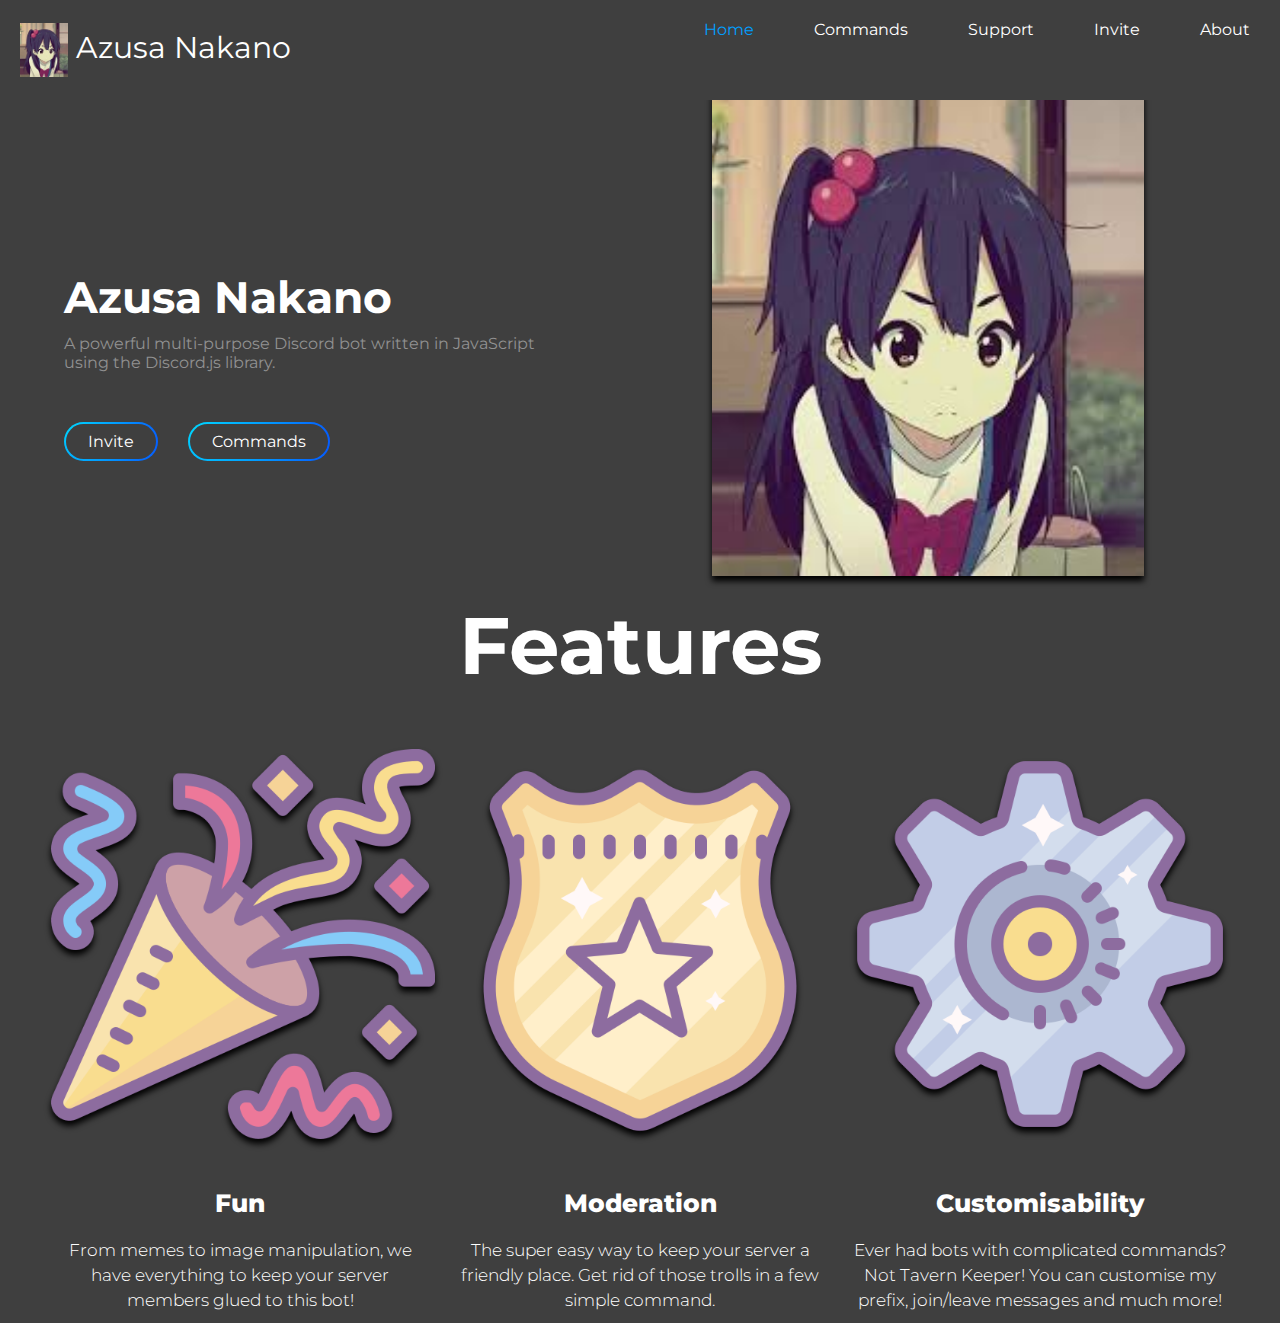
<file: index.html>
<!doctype html>
<html lang="en-US">

<head>
  <title>Azusa Nakano</title>
  <link rel="icon" href="../assets/logo.png">
  <meta name="viewport" content="width=device-width, initial-scale=1.0">
  <link rel="stylesheet" href="../css/index.css" />
  <link href="https://fonts.googleapis.com/css2?family=Montserrat:wght@300;500;600;700&display=swap" rel="stylesheet">
</head>

<body>
  <header class="header">
    <a href="../index.html" class="logo"><img src="../assets/logo.png"/> Azusa Nakano</a>
    <input class="menu-btn" type="checkbox" id="menu-btn" />
    <label class="menu-icon" for="menu-btn"><span class="navicon"></span></label>
    <ul class="menu">
      <li><a class="active" href="index.html">Home</a></li>
      <li><a href="./html/commands.html">Commands</a></li>
      <li><a href="https://discord.gg/dDhfKVpc5E">Support</a></li>
      <li><a href="https://discord.com/oauth2/authorize?client_id=778786281722740756&scope=bot&permissions=8">Invite</a></li>
      <li><a href="./html/about.html">About</a></li>
    </ul>
  </header>
  <main>
    <section class="presentation">
      <div class="introduction">
        <div class="intro-text">
          <h1>Azusa Nakano</h1>
          <p>
            A powerful multi-purpose Discord bot written in JavaScript<br>using the Discord.js library.
          </p>
        </div>
        <div class="cta">
          <a class="cta-invite" href="https://discord.com/oauth2/authorize?client_id=778786281722740756&scope=bot&permissions=8"><span>Invite</span></a>
          <a class="cta-commands" href="./html/commands.html"><span>Commands</span></a>
        </div>
      </div>
      <div class="cover">
        <img src="../assets/logo.png" alt="logo" />
      </div>
    </section>
    <br>
    <br>
    <br>
    <section class="pictures">
      <div class="title">
        <h1>Features</h1>
      </div>
      <div class="gallery">
        <img src="../assets/fun.png">
        <div class="des-title">Fun</div>
        <div class="des">From memes to image manipulation, we have everything to keep your server members glued to this bot!</div>
      </div>
      <div class="gallery">
        <img src="../assets/moderation.png">
        <div class="des-title">Moderation</div>
        <div class="des">The super easy way to keep your server a friendly place. Get rid of those trolls in a few simple command.</div>
      </div>
      <div class="gallery">
        <img src="../assets/customisability.png">
        <div class="des-title">Customisability</div>
        <div class="des">Ever had bots with complicated commands? Not Tavern Keeper! You can customise my prefix, join/leave messages and much more!</div>
      </div>
    </section>
  </main>
</body>
</html>
</file>
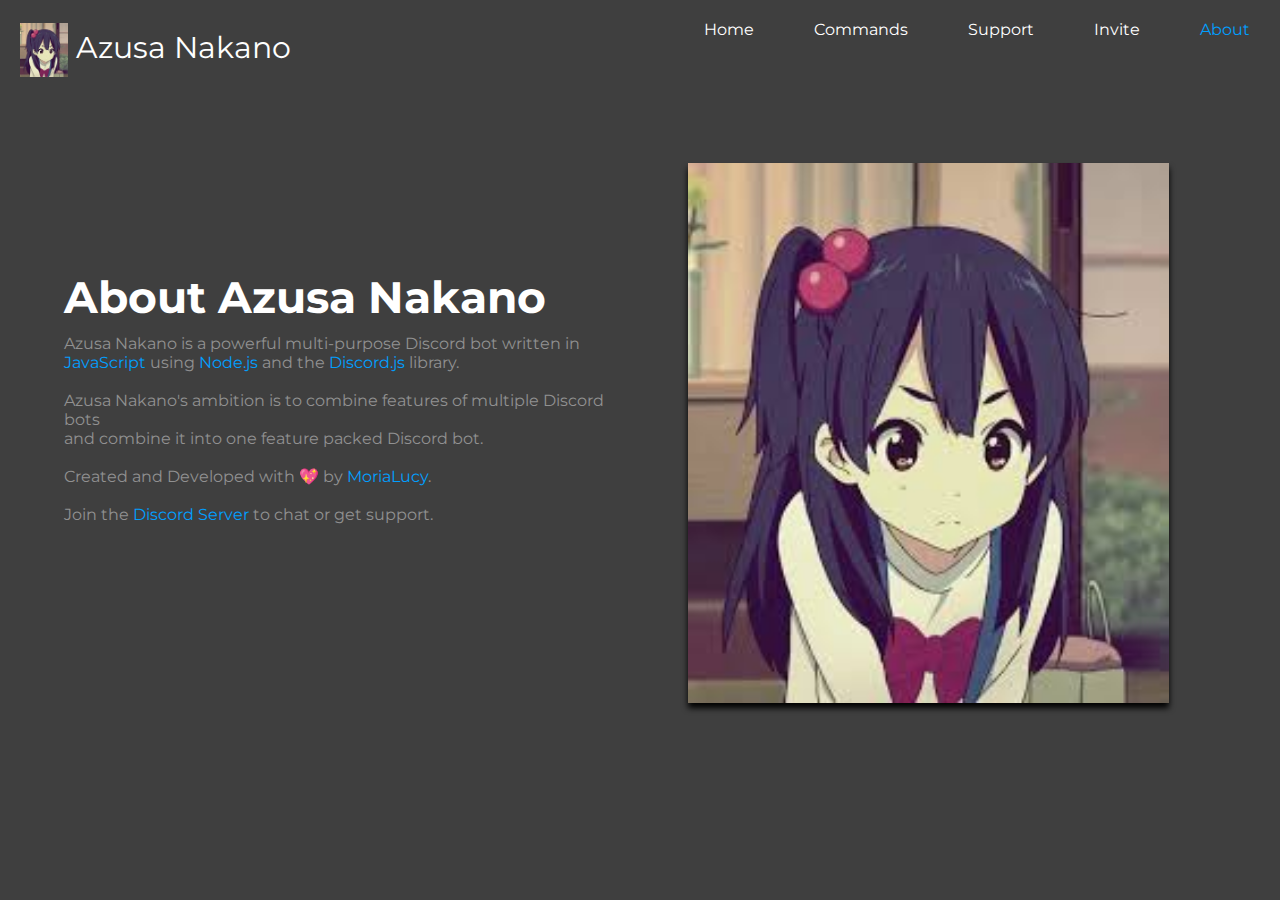
<file: html/about.html>
<!doctype html>
<html lang="en-US">

<head>
  <title>Azusa Nakano</title>
  <link rel="icon" href="../assets/logo.png">
  <meta charset="UTF-8">
  <meta name="viewport" content="width=device-width, initial-scale=1.0">
  <link rel="stylesheet" href="../css/about.css" />
  <link href="https://fonts.googleapis.com/css2?family=Montserrat:wght@300;500;600;700&display=swap" rel="stylesheet">
</head>

<body>
  <header class="header">
    <a href="../index.html" class="logo"><img src="../assets/logo.png"/> Azusa Nakano</a>
    <input class="menu-btn" type="checkbox" id="menu-btn" />
    <label class="menu-icon" for="menu-btn"><span class="navicon"></span></label>
    <ul class="menu">
      <li><a href="../index.html">Home</a></li>
      <li><a href="commands.html">Commands</a></li>
      <li><a href="https://discord.gg/dDhfKVpc5E">Support</a></li>
      <li><a href="invite.html">Invite</a></li>
      <li><a class="active" href="about.html">About</a></li>
    </ul>
  </header>
  <main>
    <section class="presentation">
      <div class="introduction">
        <div class="intro-text">
          <h1>About Azusa Nakano</h1>
          <p>
            Azusa Nakano is a powerful multi-purpose Discord bot written in<br><a href="https://www.javascript.com/">JavaScript</a> using <a href="https://nodejs.org/en/">Node.js</a> and the <a href="https://discord.js.org/#/">Discord.js</a> library.
            <br><br>Azusa Nakano's ambition is to combine features of multiple Discord bots<br>and combine it into one feature packed Discord bot.
            <br><br>Created and Developed with 💖 by <a href="https://github.com/LucyCoderr">MoriaLucy</a>.
            <br><br>Join the <a href="https://discord.gg/dDhfKVpc5E">Discord Server</a> to chat or get support.
          </p>
        </div>
      </div>
      <div class="cover">
        <img src="../assets/logo.png" alt="logo" />
      </div>
    </section>
  </main>
</body>
</html>
</file>
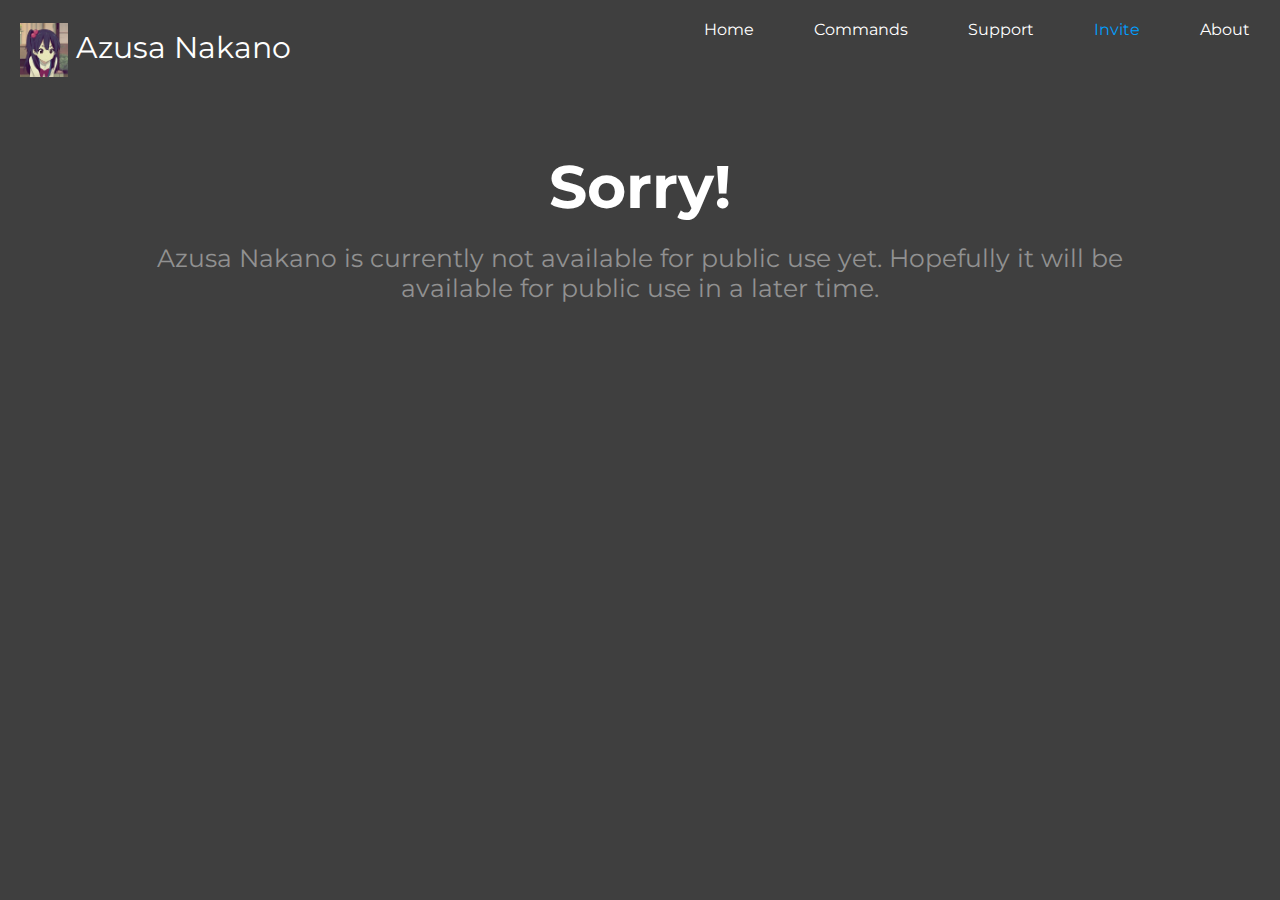
<file: html/invite.html>
<!doctype html>
<html lang="en-US">

<head>
  <title>Azusa Nakano</title>
  <link rel="icon" href="../assets/logo.png">
  <meta name="viewport" content="width=device-width, initial-scale=1.0">
  <link rel="stylesheet" href="../css/invite.css" />
  <link href="https://fonts.googleapis.com/css2?family=Montserrat:wght@300;500;600;700&display=swap" rel="stylesheet">
</head>
<body>
  <header class="header">
    <a href="../index.html" class="logo"><img src="../assets/logo.png"/> Azusa Nakano</a>
    <input class="menu-btn" type="checkbox" id="menu-btn" />
    <label class="menu-icon" for="menu-btn"><span class="navicon"></span></label>
    <ul class="menu">
      <li><a href="../index.html">Home</a></li>
      <li><a href="commands.html">Commands</a></li>
      <li><a href="https://discord.gg/dDhfKVpc5E">Support</a></li>
      <li><a class="active" href="invite.html">Invite</a></li>
      <li><a href="about.html">About</a></li>
    </ul>
  </header>
  <main>
    <section class="presentation">
      <div class="introduction">
        <div class="intro-text">
          <h1>Sorry!</h1>
          <p>
            Azusa Nakano is currently not available for public use yet. Hopefully it will be<br>available for public use in a later time.
          </p>
        </div>
      </div>
    </section>
  </main>
</body>
</html>
</file>
<file: css/index.css>
* {
    margin: 0px;
    padding: 0px;
    box-sizing: border-box;
}
body {
    margin: 0;
    font-family: Montserrat, sans-serif;
    background-color: #3f3f3f;
}
a {
    color: #ffffff;
}
.header {
    background-color: #3f3f3f;
    position: fixed;
    width: 100%;
    z-index: 3;
}
.header ul {
    padding: 0;
    list-style: none;
    overflow: hidden;
    background-color: #3f3f3f;
}
.header li a {
    display: block;
    padding: 20px 20px;
    text-decoration: none;
    font-size: 16px;
}
.header li a:hover, .header .menu-btn:hover {
    color: #019fff;
}
.header .logo {
    float: left;
    font-size: 30px;
    font-weight: 400;
    padding: 23px 20px;
    text-decoration: none;
}
.header img {
    vertical-align: middle;
    height: 6vh;
}
.header .menu {
    clear: both;
    max-height: 0;
    transition: max-height .2s ease-out;
}
.header .menu-icon {
    cursor: pointer;
    display: inline-block;
    float: right;
    padding: 48px 20px;
    position: relative;
    user-select: none;
}
.header .menu-icon .navicon {
    background: #333;
    display: block;
    height: 2px;
    position: relative;
    transition: background .2s ease-out;
    width: 18px;
}
.header .menu-icon .navicon:before, .header .menu-icon .navicon:after {
    background: #333;
    content: '';
    display: block;
    height: 100%;
    position: absolute;
    transition: all .2s ease-out;
    width: 100%;
}
.header .menu-icon .navicon:before {
    top: 5px;
}
.header .menu-icon .navicon:after {
    top: -5px;
}
/* menu btn */
.header .menu-btn {
    display: none;
}
.header .menu-btn:checked ~ .menu {
    max-height: 300px;
}
.header .menu-btn:checked ~ .menu-icon .navicon {
    background: transparent;
}
.header .menu-btn:checked ~ .menu-icon .navicon:before {
    transform: rotate(-45deg);
}
.header .menu-btn:checked ~ .menu-icon .navicon:after {
    transform: rotate(45deg);
}
.header .menu-btn:checked ~ .menu-icon:not(.steps) .navicon:before, .header .menu-btn:checked ~ .menu-icon:not(.steps) .navicon:after {
    top: 0;
}
.active {
    color: #019fff;
}
.presentation {
    display: flex;
    width: 90%;
    margin: auto;
}
.introduction {
    margin-top: 30vh;
    flex: 1;
}
.intro-text h1 {
    font-size: 44px;
    color: #ffffff;
}
.intro-text p {
    color: #919191;
    margin: 10px 0 0 0;
}
.cta {
    display: inline-flex;
    transition: 0.5s;
    padding: 50px 0 0 0;
}
.cta-invite {
    top: 40px;
    right: 80px;
    text-decoration: none;
    color: #fff;
    border: 2px solid transparent;
    border-radius: 20px;
    background-image: linear-gradient(#3f3f3f,#3f3f3f),radial-gradient(circle at top left, #00d9ff,#019fff,#0559ff);
    background-origin: border-box;
    background-clip: content-box,border-box;
}
.cta-invite span {
    display: block;
    padding: 8px 22px;
}
.cta-invite span:hover {
    border-radius: 20px;
    background-color: #42455a;
}
.cta-commands {
    top: 40px;
    right: 80px;
    text-decoration: none;
    color: #fff;
    border: 2px solid transparent;
    border-radius: 20px;
    background-image: linear-gradient(#3f3f3f,#3f3f3f),radial-gradient(circle at top left, #00d9ff,#019fff,#0559ff);
    background-origin: border-box;
    background-clip: content-box,border-box;
    margin: 0 0 0 30px;
}
.cta-commands span {
    display: block;
    padding: 8px 22px;
}
.cta-commands span:hover {
    border-radius: 20px;
    background-color: #42455a;
}
.cover {
    flex: 1;
    display: flex;
    justify-content: center;
    height: 60vh;
}
.cover img {
    margin-top: 90px;
    height: 90%;
    filter: drop-shadow(0 5px 3px #000000);
}
.pictures {
    margin-top: 250px;
    max-width: 1200px;
    margin: auto;
    overflow: auto;
}
.title {
    text-align: center;
    font-size: 40px;
    color: #fff;
    margin: 0 0 50px 0;
}
.gallery {
    margin: 5px;
    float: left;
    width: 390px;
}
.gallery img {
    width: 100%;
    height: auto;
    filter: drop-shadow(0 5px 3px #000000);
}
.des-title {
    margin: 30px 0 0 0;
    padding: 15px;
    text-align: center;
    color: #ffffff;
    font-size: 25px;
    font-weight: 800;
}
.des {
    padding: 5px;
    text-align: center;
    color: #ffffff;
    font-size: 17px;
    font-weight: 300;
    line-height: 25px;
}

@media (min-width: 48em) {
    .header li {
        float: left;
   }
    .header li a {
        padding: 20px 30px;
   }
    .header .menu {
        clear: none;
        float: right;
        max-height: none;
   }
    .header .menu-icon {
        display: none;
   }
}

@media screen and (max-width: 1024px) {
    .header .logo {
        font-size: 20px;
    }
    .presentation {
        width: 90%;
        flex-direction: column;
    }
    .introduction {
        margin-top: 15vh;
        text-align: center;
    }
    .intro-text h1 {
        font-size: 30px;
    }
    .intro-text p {
        font-size: 18px;
    }
    .cta {
        padding: 20px 0 0 0 ;
    }
    .cover img {
        margin: 50px;
        height: 70%;
    }
    .pictures {
        text-align: center;
    }
    .gallery img {
        width: 300px;
        height: 70%;
    }
}
</file>
<file: css/about.css>
* {
    margin: 0px;
    padding: 0px;
    box-sizing: border-box;
}
body {
    margin: 0;
    font-family: Montserrat, sans-serif;
    background-color: #3f3f3f;
  }
  
  a {
    color: #ffffff;
  }
  
  .header {
    background-color: #3f3f3f;
    position: fixed;
    width: 100%;
    z-index: 3;
  }
  
  .header ul {
    padding: 0;
    list-style: none;
    overflow: hidden;
    background-color: #3f3f3f;
  }
  
  .header li a {
    display: block;
    padding: 20px 20px;
    text-decoration: none;
    font-size: 16px;
  }
  
  .header li a:hover,
  .header .menu-btn:hover {
    color: #019fff;
  }
  
  .header .logo {
    float: left;
    font-size: 30px;
    font-weight: 400;
    padding: 23px 20px;
    text-decoration: none;
  }
  .header img {
      vertical-align: middle;
      height: 6vh;
  }
  
  .header .menu {
    clear: both;
    max-height: 0;
    transition: max-height .2s ease-out;
  }
  
  .header .menu-icon {
    cursor: pointer;
    display: inline-block;
    float: right;
    padding: 48px 20px;
    position: relative;
    user-select: none;
  }
  
  .header .menu-icon .navicon {
    background: #333;
    display: block;
    height: 2px;
    position: relative;
    transition: background .2s ease-out;
    width: 18px;
  }
  
  .header .menu-icon .navicon:before,
  .header .menu-icon .navicon:after {
    background: #333;
    content: '';
    display: block;
    height: 100%;
    position: absolute;
    transition: all .2s ease-out;
    width: 100%;
  }
  
  .header .menu-icon .navicon:before {
    top: 5px;
  }
  
  .header .menu-icon .navicon:after {
    top: -5px;
  }

  .header .menu-btn {
    display: none;
  }
  
  .header .menu-btn:checked ~ .menu {
    max-height: 300px;
  }
  
  .header .menu-btn:checked ~ .menu-icon .navicon {
    background: transparent;
  }
  
  .header .menu-btn:checked ~ .menu-icon .navicon:before {
    transform: rotate(-45deg);
  }
  
  .header .menu-btn:checked ~ .menu-icon .navicon:after {
    transform: rotate(45deg);
  }
  
  .header .menu-btn:checked ~ .menu-icon:not(.steps) .navicon:before,
  .header .menu-btn:checked ~ .menu-icon:not(.steps) .navicon:after {
    top: 0;
  }
  .active {
    color: #019fff;
}
.presentation {
    display: flex;
    width: 90%;
    margin: auto;
}
.introduction {
    margin-top: 30vh;
    flex: 1;
}
.intro-text h1 {
    font-size: 44px;
    color: #ffffff;
}
.intro-text p {
    color: #919191;
    margin: 10px 0 0 0;
}
.intro-text a {
    color: #019fff;
    text-decoration: none;
}
.intro-text a:hover {
    color: #66c5ff;
}
.cover {
    flex: 1;
    display: flex;
    justify-content: center;
    height: 60vh;
}
.cover img {
    margin: 163px 0 0 0;
    height: 100%;
    filter: drop-shadow(0 5px 3px #000000);
}

@media (min-width: 48em) {
    .header li {
      float: left;
    }
    .header li a {
      padding: 20px 30px;
    }
    .header .menu {
      clear: none;
      float: right;
      max-height: none;
    }
    .header .menu-icon {
      display: none;
    }
  }

  @media screen and (max-width: 1024px) {
    .header .logo {
        font-size: 20px;
    }
    .presentation {
        width: 90%;
        flex-direction: column;
    }
    .introduction {
        margin-top: 15vh;
        text-align: left;
    }
    .intro-text h1 {
        font-size: 30px;
    }
    .intro-text p {
        font-size: 18px;
    }
    .cover img {
        margin: 50px;
        height: 70%;
    }
  }
</file>
<file: css/invite.css>
* {
    margin: 0px;
    padding: 0px;
    box-sizing: border-box;
}
body {
    margin: 0;
    font-family: Montserrat, sans-serif;
    background-color: #3f3f3f;
}
a {
    color: #ffffff;
}
.header {
    background-color: #3f3f3f;
    position: fixed;
    width: 100%;
    z-index: 3;
}
.header ul {
    padding: 0;
    list-style: none;
    overflow: hidden;
    background-color: #3f3f3f;
}
.header li a {
    display: block;
    padding: 20px 20px;
    text-decoration: none;
    font-size: 16px;
}
.header li a:hover, .header .menu-btn:hover {
    color: #019fff;
}
.header .logo {
    float: left;
    font-size: 30px;
    font-weight: 400;
    padding: 23px 20px;
    text-decoration: none;
}
.header img {
    vertical-align: middle;
    height: 6vh;
}
.header .menu {
    clear: both;
    max-height: 0;
    transition: max-height .2s ease-out;
}
.header .menu-icon {
    cursor: pointer;
    display: inline-block;
    float: right;
    padding: 48px 20px;
    position: relative;
    user-select: none;
}
.header .menu-icon .navicon {
    background: #333;
    display: block;
    height: 2px;
    position: relative;
    transition: background .2s ease-out;
    width: 18px;
}
.header .menu-icon .navicon:before, .header .menu-icon .navicon:after {
    background: #333;
    content: '';
    display: block;
    height: 100%;
    position: absolute;
    transition: all .2s ease-out;
    width: 100%;
}
.header .menu-icon .navicon:before {
    top: 5px;
}
.header .menu-icon .navicon:after {
    top: -5px;
}
/* menu btn */
.header .menu-btn {
    display: none;
}
.header .menu-btn:checked ~ .menu {
    max-height: 300px;
}
.header .menu-btn:checked ~ .menu-icon .navicon {
    background: transparent;
}
.header .menu-btn:checked ~ .menu-icon .navicon:before {
    transform: rotate(-45deg);
}
.header .menu-btn:checked ~ .menu-icon .navicon:after {
    transform: rotate(45deg);
}
.header .menu-btn:checked ~ .menu-icon:not(.steps) .navicon:before, .header .menu-btn:checked ~ .menu-icon:not(.steps) .navicon:after {
    top: 0;
}
.active {
    color: #019fff;
}
.presentation {
    display: inline-block;
    width: 100%;
    margin: auto;
    margin-top: 150px;
    align-items: center;
    text-align: center;
}
.intro-text h1 {
    font-size: 60px;
    color: #ffffff;
}
.intro-text p {
    font-size: 25px;
    color: #919191;
    margin: 20px 0 0 0;
}
@media (min-width: 48em) {
    .header li {
        float: left;
   }
    .header li a {
        padding: 20px 30px;
   }
    .header .menu {
        clear: none;
        float: right;
        max-height: none;
   }
    .header .menu-icon {
        display: none;
   }
}
@media screen and (max-width: 1024px) {
    .header .logo {
        font-size: 20px;
    }
    .intro-text h1 {
        font-size: 30px;
    }
    .intro-text p {
        font-size: 18px;
    }
}
</file>
